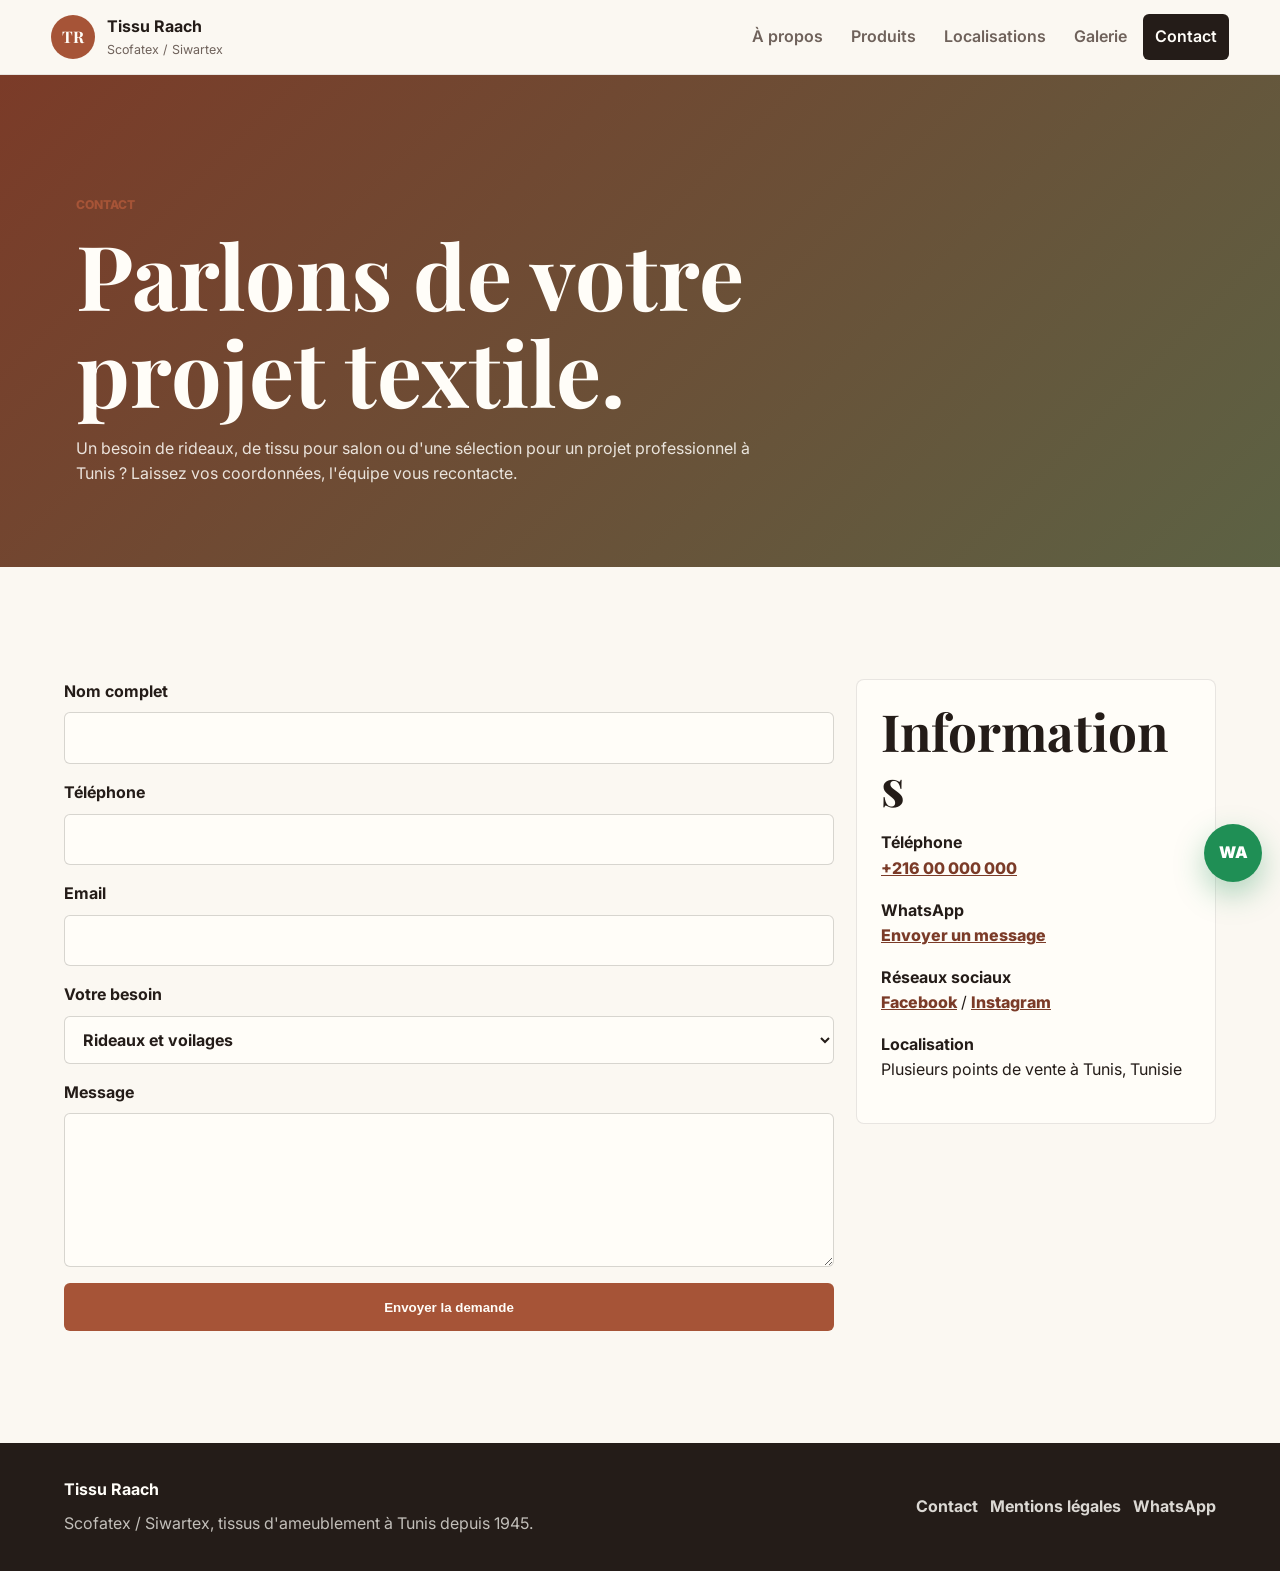
<file: contact.html>
<!doctype html>
<html lang="fr">
<head>
  <meta charset="utf-8">
  <meta name="viewport" content="width=device-width, initial-scale=1">
  <title>Contact | Tissu Raach, tissus d'ameublement à Tunis</title>
  <meta name="description" content="Contactez Tissu Raach à Tunis pour vos projets de tissus d'ameublement, rideaux, voilages, salons, sièges et décoration textile.">
  <link rel="canonical" href="https://www.tissuraach.tn/contact">
  <link rel="preconnect" href="https://fonts.googleapis.com">
  <link rel="preconnect" href="https://fonts.gstatic.com" crossorigin>
  <link href="https://fonts.googleapis.com/css2?family=Inter:wght@400;500;600;700&family=Playfair+Display:wght@600;700&display=swap" rel="stylesheet">
  <meta name="theme-color" content="#a65437">
  <link rel="icon" href="favicon.svg" type="image/svg+xml">
  <link rel="manifest" href="site.webmanifest">
  <link rel="stylesheet" href="styles.css">
</head>
<body>
  <header class="site-header">
    <a class="brand" href="index.html"><span class="brand-mark">TR</span><span><strong>Tissu Raach</strong><small>Scofatex / Siwartex</small></span></a>
    <button class="nav-toggle" type="button" aria-label="Ouvrir le menu" aria-expanded="false"><span></span><span></span><span></span></button>
    <nav class="main-nav" aria-label="Navigation principale"><a href="apropos.html">À propos</a><a href="produits.html">Produits</a><a href="localisations.html">Localisations</a><a href="galerie.html">Galerie</a><a href="contact.html" class="nav-cta" aria-current="page">Contact</a></nav>
  </header>
  <main>
    <section class="page-hero contact-hero">
      <div>
        <p class="eyebrow">Contact</p>
        <h1>Parlons de votre projet textile.</h1>
        <p>Un besoin de rideaux, de tissu pour salon ou d'une sélection pour un projet professionnel à Tunis ? Laissez vos coordonnées, l'équipe vous recontacte.</p>
      </div>
    </section>
    <section class="section contact-layout">
      <form class="contact-form" action="mailto:contact@tissuraach.tn" method="post" enctype="text/plain" data-contact-email="contact@tissuraach.tn">
        <label>Nom complet<input type="text" name="name" autocomplete="name" required></label>
        <label>Téléphone<input type="tel" name="phone" autocomplete="tel" required></label>
        <label>Email<input type="email" name="email" autocomplete="email"></label>
        <label>Votre besoin<select name="topic"><option>Rideaux et voilages</option><option>Tissu de salon</option><option>Sièges et fauteuils</option><option>Projet professionnel</option><option>Autre demande</option></select></label>
        <label>Message<textarea name="message" rows="5" required></textarea></label>
        <button class="button primary" type="submit">Envoyer la demande</button>
      </form>
      <aside class="contact-panel">
        <h2>Informations</h2>
        <p><strong>Téléphone</strong><br><a href="tel:+21600000000">+216 00 000 000</a></p>
        <p><strong>WhatsApp</strong><br><a href="https://wa.me/21600000000">Envoyer un message</a></p>
        <p><strong>Réseaux sociaux</strong><br><a href="#" aria-label="Facebook Tissu Raach">Facebook</a> / <a href="#" aria-label="Instagram Tissu Raach">Instagram</a></p>
        <p><strong>Localisation</strong><br>Plusieurs points de vente à Tunis, Tunisie</p>
      </aside>
    </section>
  </main>
  <footer class="site-footer"><div><strong>Tissu Raach</strong><p>Scofatex / Siwartex, tissus d'ameublement à Tunis depuis 1945.</p></div><div class="footer-links"><a href="contact.html">Contact</a><a href="mentions-legales.html">Mentions légales</a><a href="https://wa.me/21600000000">WhatsApp</a></div></footer>
  <a class="whatsapp-float" href="https://wa.me/21600000000" aria-label="Contacter sur WhatsApp">WA</a>
  <script src="script.js"></script>
</body>
</html>
</file>
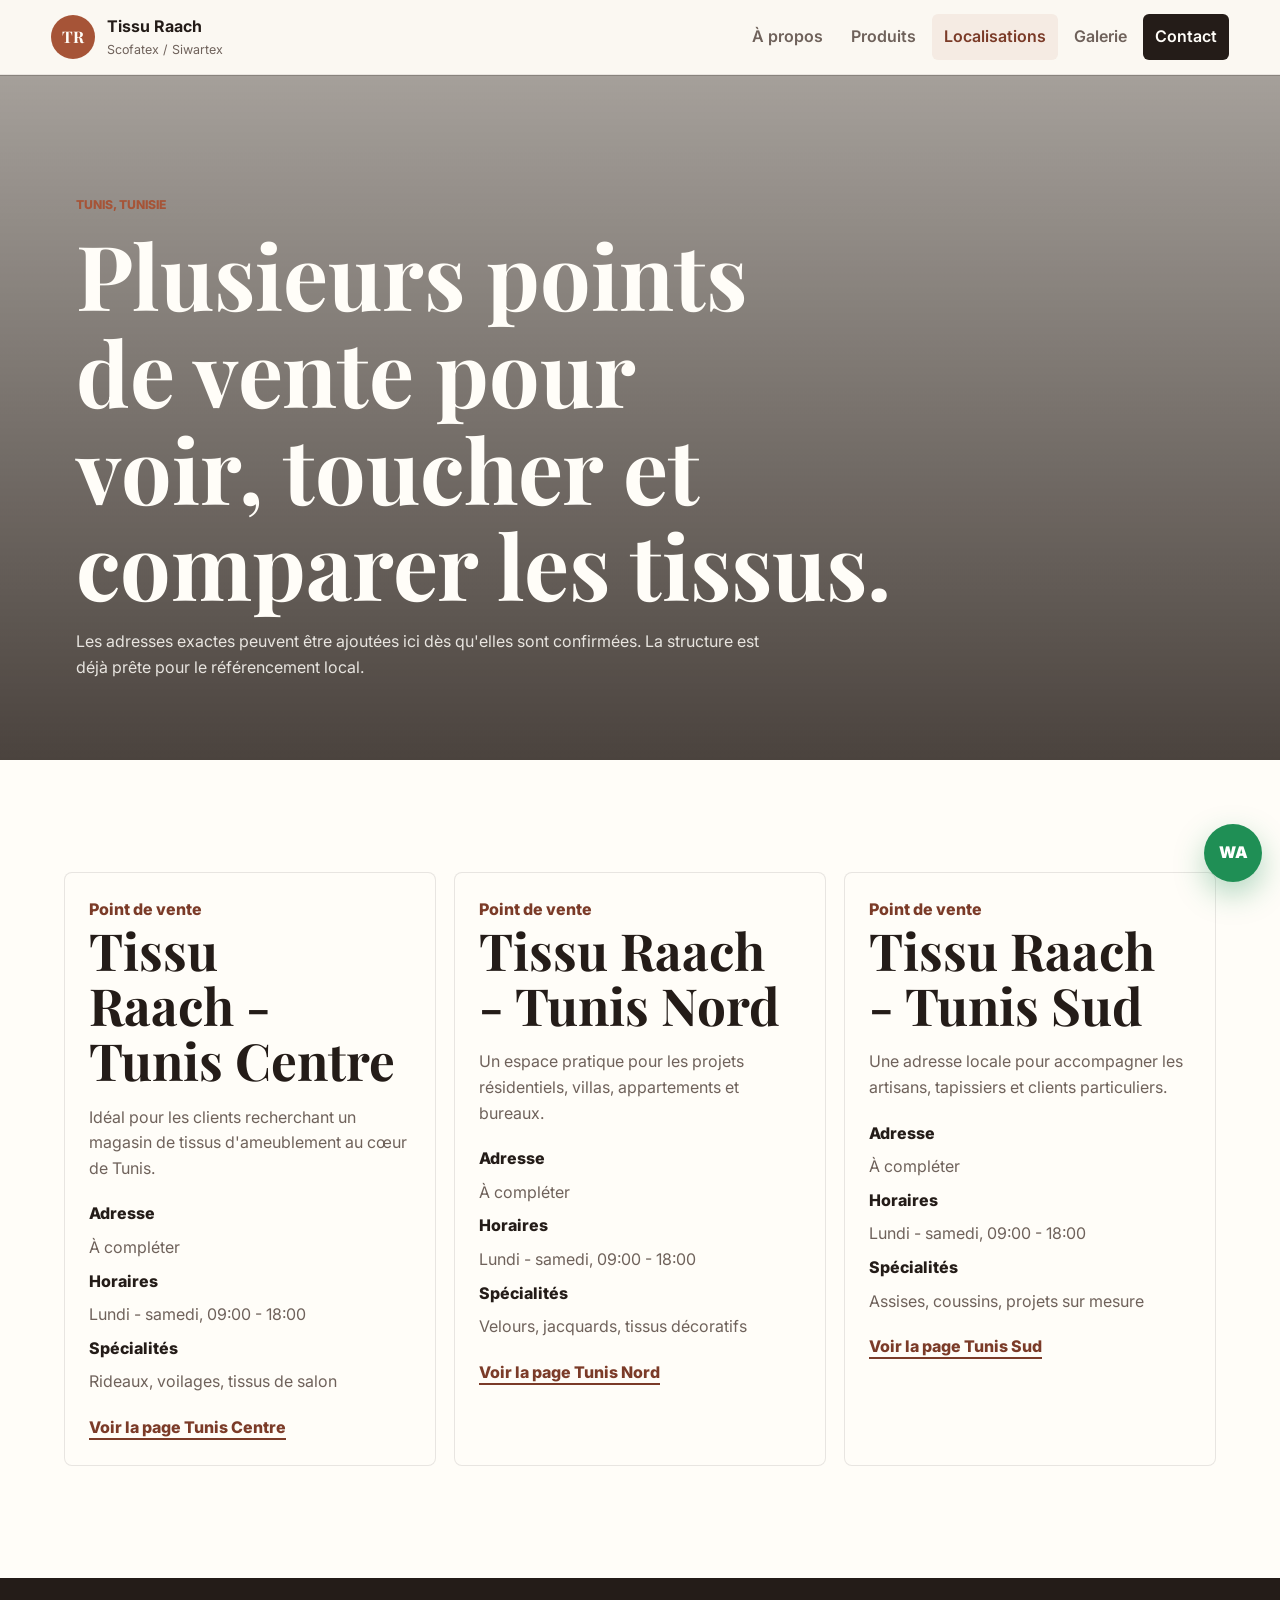
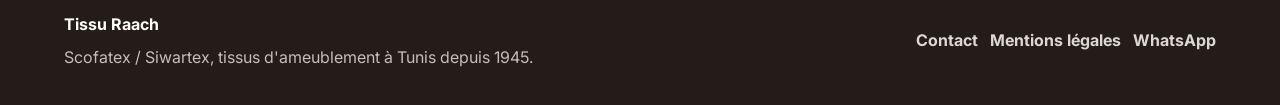
<file: localisations.html>
<!doctype html>
<html lang="fr">
<head>
  <meta charset="utf-8">
  <meta name="viewport" content="width=device-width, initial-scale=1">
  <title>Localisations à Tunis | Magasins Tissu Raach</title>
  <meta name="description" content="Retrouvez les points de vente Tissu Raach à Tunis pour choisir vos tissus d'ameublement, rideaux, voilages et textiles décoratifs.">
  <link rel="canonical" href="https://www.tissuraach.tn/localisations">
  <link rel="preconnect" href="https://fonts.googleapis.com">
  <link rel="preconnect" href="https://fonts.gstatic.com" crossorigin>
  <link href="https://fonts.googleapis.com/css2?family=Inter:wght@400;500;600;700&family=Playfair+Display:wght@600;700&display=swap" rel="stylesheet">
  <meta name="theme-color" content="#a65437">
  <link rel="icon" href="favicon.svg" type="image/svg+xml">
  <link rel="manifest" href="site.webmanifest">
  <link rel="stylesheet" href="styles.css">
  <script type="application/ld+json">
  {
    "@context": "https://schema.org",
    "@type": "ItemList",
    "name": "Points de vente Tissu Raach à Tunis",
    "itemListElement": [
      {
        "@type": "Store",
        "name": "Tissu Raach - Tunis Centre",
        "address": {"@type": "PostalAddress", "addressLocality": "Tunis", "addressCountry": "TN"},
        "openingHours": "Mo-Sa 09:00-18:00"
      },
      {
        "@type": "Store",
        "name": "Tissu Raach - Tunis Nord",
        "address": {"@type": "PostalAddress", "addressLocality": "Tunis", "addressCountry": "TN"},
        "openingHours": "Mo-Sa 09:00-18:00"
      },
      {
        "@type": "Store",
        "name": "Tissu Raach - Tunis Sud",
        "address": {"@type": "PostalAddress", "addressLocality": "Tunis", "addressCountry": "TN"},
        "openingHours": "Mo-Sa 09:00-18:00"
      }
    ]
  }
  </script>
</head>
<body>
  <header class="site-header">
    <a class="brand" href="index.html"><span class="brand-mark">TR</span><span><strong>Tissu Raach</strong><small>Scofatex / Siwartex</small></span></a>
    <button class="nav-toggle" type="button" aria-label="Ouvrir le menu" aria-expanded="false"><span></span><span></span><span></span></button>
    <nav class="main-nav" aria-label="Navigation principale"><a href="apropos.html">À propos</a><a href="produits.html">Produits</a><a href="localisations.html" aria-current="page">Localisations</a><a href="galerie.html">Galerie</a><a href="contact.html" class="nav-cta">Contact</a></nav>
  </header>
  <main>
    <section class="page-hero locations-hero">
      <div>
        <p class="eyebrow">Tunis, Tunisie</p>
        <h1>Plusieurs points de vente pour voir, toucher et comparer les tissus.</h1>
        <p>Les adresses exactes peuvent être ajoutées ici dès qu'elles sont confirmées. La structure est déjà prête pour le référencement local.</p>
      </div>
    </section>
    <section class="section locations-grid">
      <article class="location-card" id="tunis-centre">
        <span class="location-tag">Point de vente</span>
        <h2>Tissu Raach - Tunis Centre</h2>
        <p>Idéal pour les clients recherchant un magasin de tissus d'ameublement au cœur de Tunis.</p>
        <dl><dt>Adresse</dt><dd>À compléter</dd><dt>Horaires</dt><dd>Lundi - samedi, 09:00 - 18:00</dd><dt>Spécialités</dt><dd>Rideaux, voilages, tissus de salon</dd></dl>
        <a class="text-link" href="tunis-centre.html">Voir la page Tunis Centre</a>
      </article>
      <article class="location-card" id="tunis-nord">
        <span class="location-tag">Point de vente</span>
        <h2>Tissu Raach - Tunis Nord</h2>
        <p>Un espace pratique pour les projets résidentiels, villas, appartements et bureaux.</p>
        <dl><dt>Adresse</dt><dd>À compléter</dd><dt>Horaires</dt><dd>Lundi - samedi, 09:00 - 18:00</dd><dt>Spécialités</dt><dd>Velours, jacquards, tissus décoratifs</dd></dl>
        <a class="text-link" href="tunis-nord.html">Voir la page Tunis Nord</a>
      </article>
      <article class="location-card" id="tunis-sud">
        <span class="location-tag">Point de vente</span>
        <h2>Tissu Raach - Tunis Sud</h2>
        <p>Une adresse locale pour accompagner les artisans, tapissiers et clients particuliers.</p>
        <dl><dt>Adresse</dt><dd>À compléter</dd><dt>Horaires</dt><dd>Lundi - samedi, 09:00 - 18:00</dd><dt>Spécialités</dt><dd>Assises, coussins, projets sur mesure</dd></dl>
        <a class="text-link" href="tunis-sud.html">Voir la page Tunis Sud</a>
      </article>
    </section>
  </main>
  <footer class="site-footer"><div><strong>Tissu Raach</strong><p>Scofatex / Siwartex, tissus d'ameublement à Tunis depuis 1945.</p></div><div class="footer-links"><a href="contact.html">Contact</a><a href="mentions-legales.html">Mentions légales</a><a href="https://wa.me/21600000000">WhatsApp</a></div></footer>
  <a class="whatsapp-float" href="https://wa.me/21600000000" aria-label="Contacter sur WhatsApp">WA</a>
  <script src="script.js"></script>
</body>
</html>
</file>
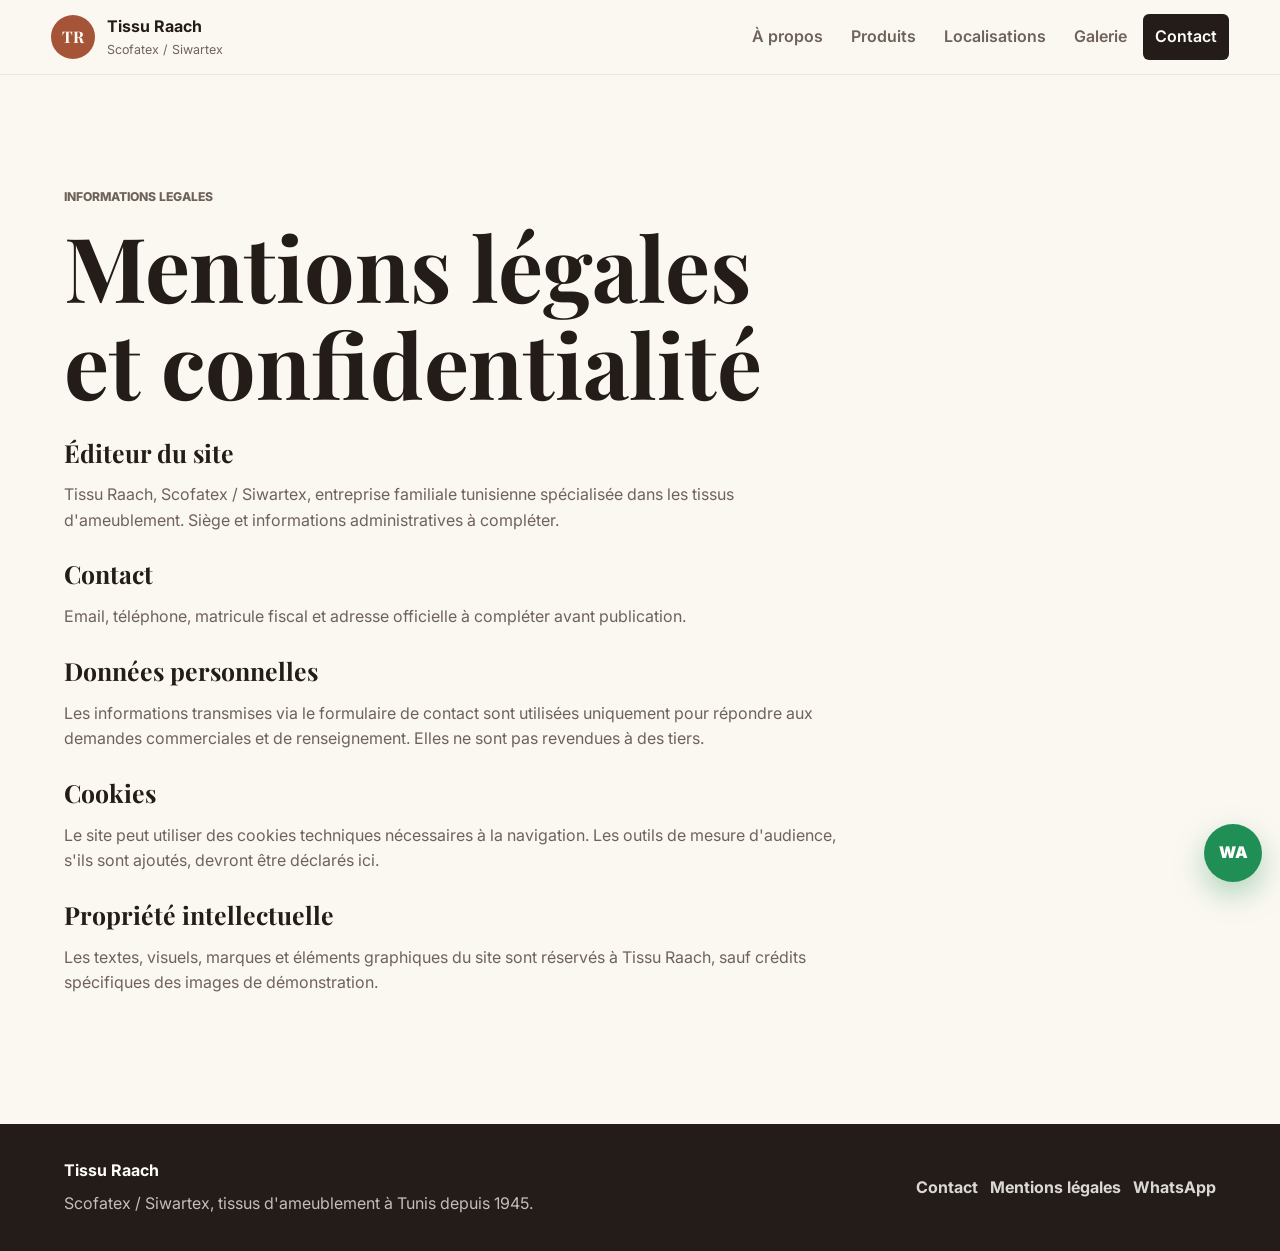
<file: mentions-legales.html>
<!doctype html>
<html lang="fr">
<head>
  <meta charset="utf-8">
  <meta name="viewport" content="width=device-width, initial-scale=1">
  <title>Mentions légales et confidentialité | Tissu Raach</title>
  <meta name="description" content="Mentions légales, informations éditeur et politique de confidentialité du site Tissu Raach, Scofatex / Siwartex à Tunis.">
  <link rel="canonical" href="https://www.tissuraach.tn/mentions-legales">
  <link rel="preconnect" href="https://fonts.googleapis.com">
  <link rel="preconnect" href="https://fonts.gstatic.com" crossorigin>
  <link href="https://fonts.googleapis.com/css2?family=Inter:wght@400;500;600;700&family=Playfair+Display:wght@600;700&display=swap" rel="stylesheet">
  <meta name="theme-color" content="#a65437">
  <link rel="icon" href="favicon.svg" type="image/svg+xml">
  <link rel="manifest" href="site.webmanifest">
  <link rel="stylesheet" href="styles.css">
</head>
<body>
  <header class="site-header">
    <a class="brand" href="index.html"><span class="brand-mark">TR</span><span><strong>Tissu Raach</strong><small>Scofatex / Siwartex</small></span></a>
    <button class="nav-toggle" type="button" aria-label="Ouvrir le menu" aria-expanded="false"><span></span><span></span><span></span></button>
    <nav class="main-nav" aria-label="Navigation principale"><a href="apropos.html">À propos</a><a href="produits.html">Produits</a><a href="localisations.html">Localisations</a><a href="galerie.html">Galerie</a><a href="contact.html" class="nav-cta">Contact</a></nav>
  </header>
  <main>
    <section class="section legal">
      <p class="eyebrow">Informations legales</p>
      <h1>Mentions légales et confidentialité</h1>
      <h2>Éditeur du site</h2>
      <p>Tissu Raach, Scofatex / Siwartex, entreprise familiale tunisienne spécialisée dans les tissus d'ameublement. Siège et informations administratives à compléter.</p>
      <h2>Contact</h2>
      <p>Email, téléphone, matricule fiscal et adresse officielle à compléter avant publication.</p>
      <h2>Données personnelles</h2>
      <p>Les informations transmises via le formulaire de contact sont utilisées uniquement pour répondre aux demandes commerciales et de renseignement. Elles ne sont pas revendues à des tiers.</p>
      <h2>Cookies</h2>
      <p>Le site peut utiliser des cookies techniques nécessaires à la navigation. Les outils de mesure d'audience, s'ils sont ajoutés, devront être déclarés ici.</p>
      <h2>Propriété intellectuelle</h2>
      <p>Les textes, visuels, marques et éléments graphiques du site sont réservés à Tissu Raach, sauf crédits spécifiques des images de démonstration.</p>
    </section>
  </main>
  <footer class="site-footer"><div><strong>Tissu Raach</strong><p>Scofatex / Siwartex, tissus d'ameublement à Tunis depuis 1945.</p></div><div class="footer-links"><a href="contact.html">Contact</a><a href="mentions-legales.html">Mentions légales</a><a href="https://wa.me/21600000000">WhatsApp</a></div></footer>
  <a class="whatsapp-float" href="https://wa.me/21600000000" aria-label="Contacter sur WhatsApp">WA</a>
  <script src="script.js"></script>
</body>
</html>
</file>
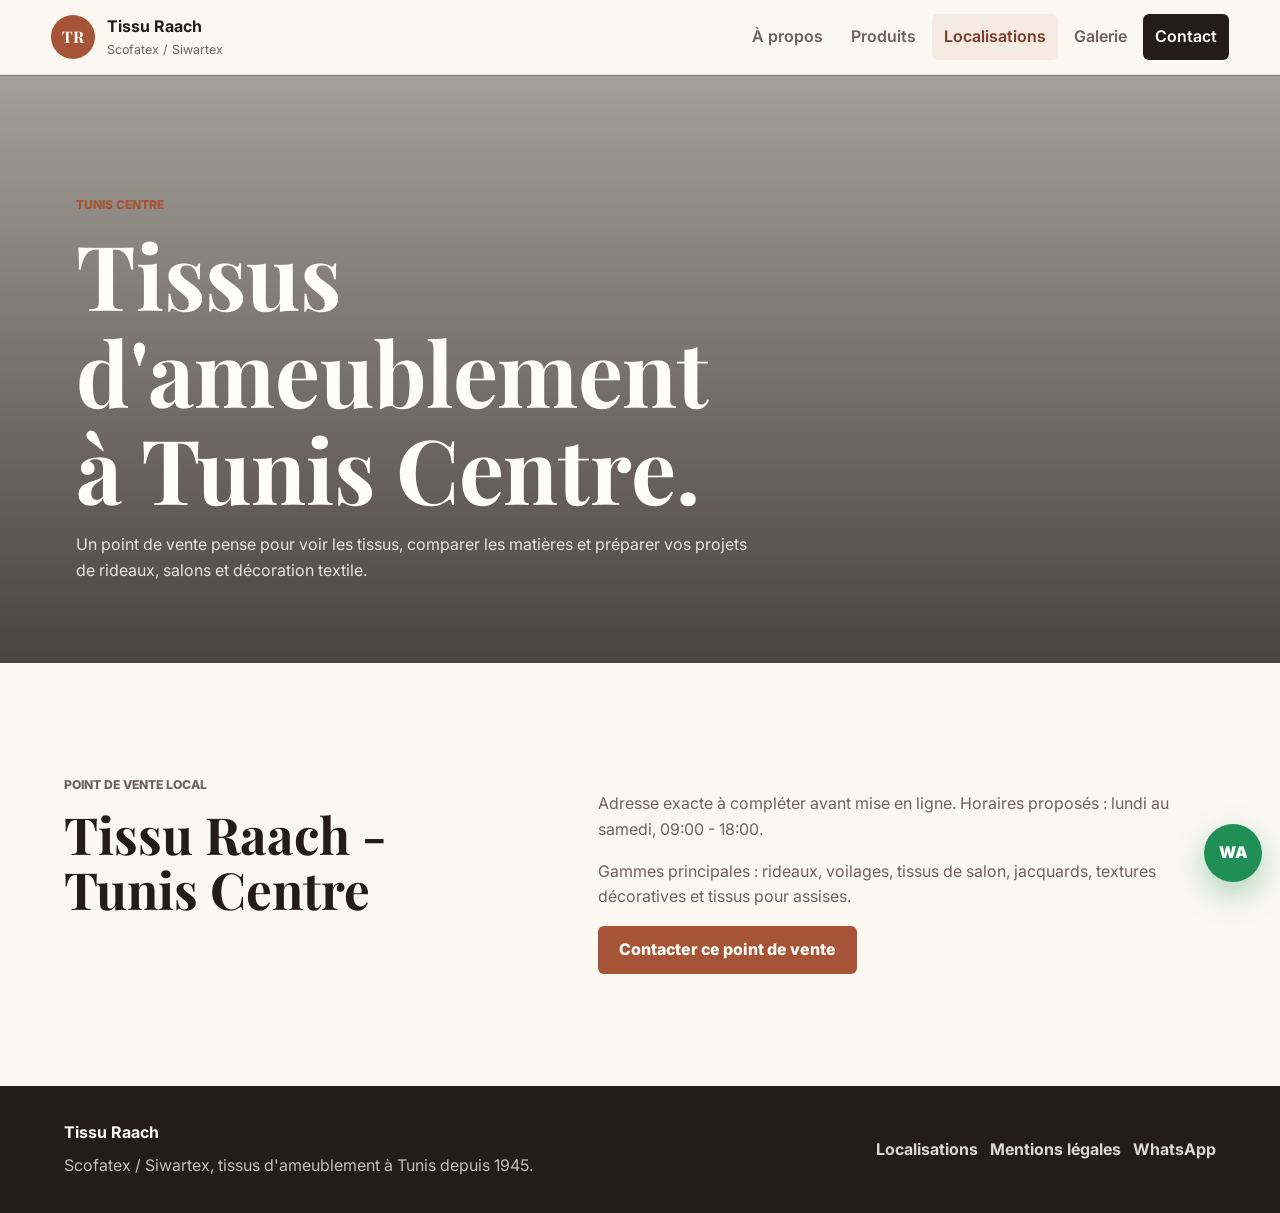
<file: tunis-centre.html>
<!doctype html>
<html lang="fr">
<head>
  <meta charset="utf-8">
  <meta name="viewport" content="width=device-width, initial-scale=1">
  <title>Tissu Raach Tunis Centre | Tissus d'ameublement à Tunis</title>
  <meta name="description" content="Tissu Raach Tunis Centre vous accueille pour choisir rideaux, voilages, tissus de salon et textiles d'ameublement premium à Tunis.">
  <link rel="canonical" href="https://www.tissuraach.tn/tunis-centre">
  <link rel="preconnect" href="https://images.unsplash.com">
  <link rel="preconnect" href="https://fonts.googleapis.com">
  <link rel="preconnect" href="https://fonts.gstatic.com" crossorigin>
  <link href="https://fonts.googleapis.com/css2?family=Inter:wght@400;500;600;700&family=Playfair+Display:wght@600;700&display=swap" rel="stylesheet">
  <meta name="theme-color" content="#a65437">
  <link rel="icon" href="favicon.svg" type="image/svg+xml">
  <link rel="manifest" href="site.webmanifest">
  <link rel="stylesheet" href="styles.css">
  <script type="application/ld+json">
  {"@context":"https://schema.org","@type":"Store","name":"Tissu Raach - Tunis Centre","address":{"@type":"PostalAddress","addressLocality":"Tunis","addressCountry":"TN"},"openingHours":"Mo-Sa 09:00-18:00","areaServed":"Tunis Centre, Tunis, Tunisie"}
  </script>
</head>
<body>
  <header class="site-header">
    <a class="brand" href="index.html"><span class="brand-mark">TR</span><span><strong>Tissu Raach</strong><small>Scofatex / Siwartex</small></span></a>
    <button class="nav-toggle" type="button" aria-label="Ouvrir le menu" aria-expanded="false"><span></span><span></span><span></span></button>
    <nav class="main-nav" aria-label="Navigation principale"><a href="apropos.html">À propos</a><a href="produits.html">Produits</a><a href="localisations.html" aria-current="page">Localisations</a><a href="galerie.html">Galerie</a><a href="contact.html" class="nav-cta">Contact</a></nav>
  </header>
  <main>
    <section class="page-hero locations-hero"><div><p class="eyebrow">Tunis Centre</p><h1>Tissus d'ameublement à Tunis Centre.</h1><p>Un point de vente pense pour voir les tissus, comparer les matières et préparer vos projets de rideaux, salons et décoration textile.</p></div></section>
    <section class="section split"><div><p class="eyebrow">Point de vente local</p><h2>Tissu Raach - Tunis Centre</h2></div><div><p>Adresse exacte à compléter avant mise en ligne. Horaires proposés : lundi au samedi, 09:00 - 18:00.</p><p>Gammes principales : rideaux, voilages, tissus de salon, jacquards, textures décoratives et tissus pour assises.</p><a class="button primary" href="contact.html">Contacter ce point de vente</a></div></section>
  </main>
  <footer class="site-footer"><div><strong>Tissu Raach</strong><p>Scofatex / Siwartex, tissus d'ameublement à Tunis depuis 1945.</p></div><div class="footer-links"><a href="localisations.html">Localisations</a><a href="mentions-legales.html">Mentions légales</a><a href="https://wa.me/21600000000">WhatsApp</a></div></footer>
  <a class="whatsapp-float" href="https://wa.me/21600000000" aria-label="Contacter sur WhatsApp">WA</a>
  <script src="script.js"></script>
</body>
</html>
</file>
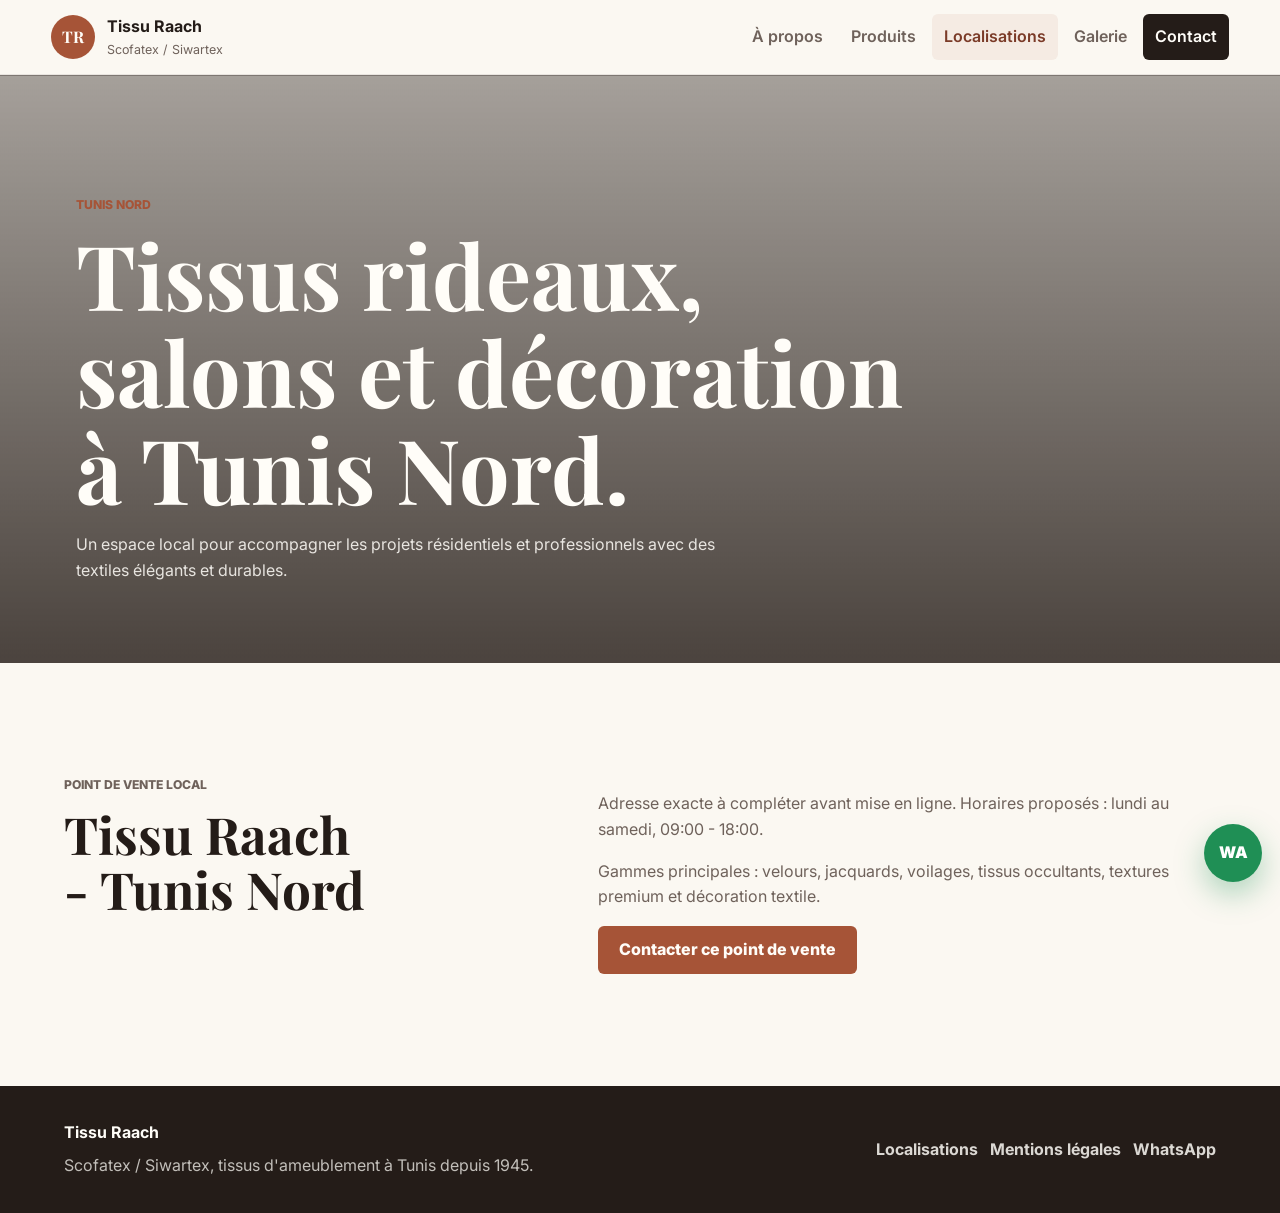
<file: tunis-nord.html>
<!doctype html>
<html lang="fr">
<head>
  <meta charset="utf-8">
  <meta name="viewport" content="width=device-width, initial-scale=1">
  <title>Tissu Raach Tunis Nord | Tissus rideaux et salons</title>
  <meta name="description" content="Point de vente Tissu Raach Tunis Nord pour tissus d'ameublement, rideaux, voilages, velours, jacquards et textiles décoratifs.">
  <link rel="canonical" href="https://www.tissuraach.tn/tunis-nord">
  <link rel="preconnect" href="https://images.unsplash.com">
  <link rel="preconnect" href="https://fonts.googleapis.com">
  <link rel="preconnect" href="https://fonts.gstatic.com" crossorigin>
  <link href="https://fonts.googleapis.com/css2?family=Inter:wght@400;500;600;700&family=Playfair+Display:wght@600;700&display=swap" rel="stylesheet">
  <meta name="theme-color" content="#a65437">
  <link rel="icon" href="favicon.svg" type="image/svg+xml">
  <link rel="manifest" href="site.webmanifest">
  <link rel="stylesheet" href="styles.css">
  <script type="application/ld+json">
  {"@context":"https://schema.org","@type":"Store","name":"Tissu Raach - Tunis Nord","address":{"@type":"PostalAddress","addressLocality":"Tunis","addressCountry":"TN"},"openingHours":"Mo-Sa 09:00-18:00","areaServed":"Tunis Nord, Tunis, Tunisie"}
  </script>
</head>
<body>
  <header class="site-header">
    <a class="brand" href="index.html"><span class="brand-mark">TR</span><span><strong>Tissu Raach</strong><small>Scofatex / Siwartex</small></span></a>
    <button class="nav-toggle" type="button" aria-label="Ouvrir le menu" aria-expanded="false"><span></span><span></span><span></span></button>
    <nav class="main-nav" aria-label="Navigation principale"><a href="apropos.html">À propos</a><a href="produits.html">Produits</a><a href="localisations.html" aria-current="page">Localisations</a><a href="galerie.html">Galerie</a><a href="contact.html" class="nav-cta">Contact</a></nav>
  </header>
  <main>
    <section class="page-hero locations-hero"><div><p class="eyebrow">Tunis Nord</p><h1>Tissus rideaux, salons et décoration à Tunis Nord.</h1><p>Un espace local pour accompagner les projets résidentiels et professionnels avec des textiles élégants et durables.</p></div></section>
    <section class="section split"><div><p class="eyebrow">Point de vente local</p><h2>Tissu Raach - Tunis Nord</h2></div><div><p>Adresse exacte à compléter avant mise en ligne. Horaires proposés : lundi au samedi, 09:00 - 18:00.</p><p>Gammes principales : velours, jacquards, voilages, tissus occultants, textures premium et décoration textile.</p><a class="button primary" href="contact.html">Contacter ce point de vente</a></div></section>
  </main>
  <footer class="site-footer"><div><strong>Tissu Raach</strong><p>Scofatex / Siwartex, tissus d'ameublement à Tunis depuis 1945.</p></div><div class="footer-links"><a href="localisations.html">Localisations</a><a href="mentions-legales.html">Mentions légales</a><a href="https://wa.me/21600000000">WhatsApp</a></div></footer>
  <a class="whatsapp-float" href="https://wa.me/21600000000" aria-label="Contacter sur WhatsApp">WA</a>
  <script src="script.js"></script>
</body>
</html>
</file>
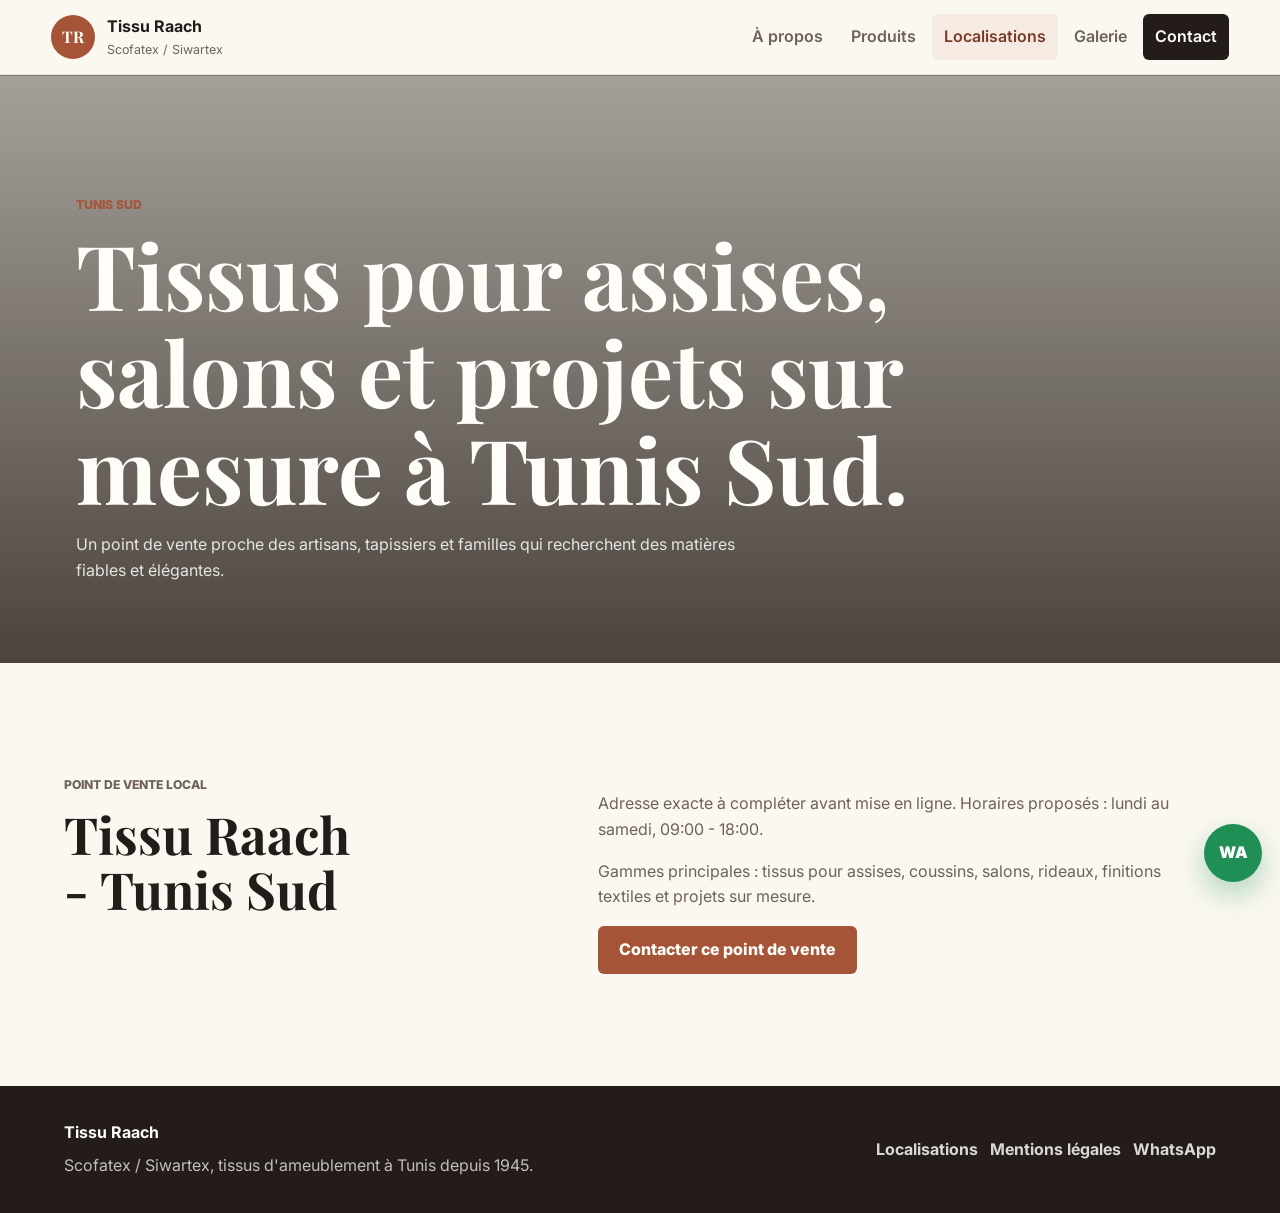
<file: tunis-sud.html>
<!doctype html>
<html lang="fr">
<head>
  <meta charset="utf-8">
  <meta name="viewport" content="width=device-width, initial-scale=1">
  <title>Tissu Raach Tunis Sud | Tissus d'ameublement et assises</title>
  <meta name="description" content="Tissu Raach Tunis Sud accompagne vos projets de tissus pour assises, salons, rideaux, coussins et décoration textile à Tunis.">
  <link rel="canonical" href="https://www.tissuraach.tn/tunis-sud">
  <link rel="preconnect" href="https://images.unsplash.com">
  <link rel="preconnect" href="https://fonts.googleapis.com">
  <link rel="preconnect" href="https://fonts.gstatic.com" crossorigin>
  <link href="https://fonts.googleapis.com/css2?family=Inter:wght@400;500;600;700&family=Playfair+Display:wght@600;700&display=swap" rel="stylesheet">
  <meta name="theme-color" content="#a65437">
  <link rel="icon" href="favicon.svg" type="image/svg+xml">
  <link rel="manifest" href="site.webmanifest">
  <link rel="stylesheet" href="styles.css">
  <script type="application/ld+json">
  {"@context":"https://schema.org","@type":"Store","name":"Tissu Raach - Tunis Sud","address":{"@type":"PostalAddress","addressLocality":"Tunis","addressCountry":"TN"},"openingHours":"Mo-Sa 09:00-18:00","areaServed":"Tunis Sud, Tunis, Tunisie"}
  </script>
</head>
<body>
  <header class="site-header">
    <a class="brand" href="index.html"><span class="brand-mark">TR</span><span><strong>Tissu Raach</strong><small>Scofatex / Siwartex</small></span></a>
    <button class="nav-toggle" type="button" aria-label="Ouvrir le menu" aria-expanded="false"><span></span><span></span><span></span></button>
    <nav class="main-nav" aria-label="Navigation principale"><a href="apropos.html">À propos</a><a href="produits.html">Produits</a><a href="localisations.html" aria-current="page">Localisations</a><a href="galerie.html">Galerie</a><a href="contact.html" class="nav-cta">Contact</a></nav>
  </header>
  <main>
    <section class="page-hero locations-hero"><div><p class="eyebrow">Tunis Sud</p><h1>Tissus pour assises, salons et projets sur mesure à Tunis Sud.</h1><p>Un point de vente proche des artisans, tapissiers et familles qui recherchent des matières fiables et élégantes.</p></div></section>
    <section class="section split"><div><p class="eyebrow">Point de vente local</p><h2>Tissu Raach - Tunis Sud</h2></div><div><p>Adresse exacte à compléter avant mise en ligne. Horaires proposés : lundi au samedi, 09:00 - 18:00.</p><p>Gammes principales : tissus pour assises, coussins, salons, rideaux, finitions textiles et projets sur mesure.</p><a class="button primary" href="contact.html">Contacter ce point de vente</a></div></section>
  </main>
  <footer class="site-footer"><div><strong>Tissu Raach</strong><p>Scofatex / Siwartex, tissus d'ameublement à Tunis depuis 1945.</p></div><div class="footer-links"><a href="localisations.html">Localisations</a><a href="mentions-legales.html">Mentions légales</a><a href="https://wa.me/21600000000">WhatsApp</a></div></footer>
  <a class="whatsapp-float" href="https://wa.me/21600000000" aria-label="Contacter sur WhatsApp">WA</a>
  <script src="script.js"></script>
</body>
</html>
</file>
<file: styles.css>
:root {
  --ink: #241c18;
  --muted: #6f625b;
  --paper: #fbf8f2;
  --cream: #f3eadc;
  --terracotta: #a65437;
  --terracotta-dark: #7b3b28;
  --olive: #5c6244;
  --gold: #c6a15b;
  --linen: #e6d3bb;
  --white: #fffdf8;
  --shadow: 0 18px 44px rgba(55, 36, 26, 0.12);
}

* { box-sizing: border-box; }

body {
  margin: 0;
  font-family: Inter, system-ui, -apple-system, BlinkMacSystemFont, "Segoe UI", sans-serif;
  color: var(--ink);
  background: var(--paper);
  line-height: 1.6;
  overflow-x: hidden;
}

img {
  display: block;
  width: 100%;
  height: auto;
}

a { color: inherit; }

.site-header {
  position: sticky;
  top: 0;
  z-index: 20;
  display: flex;
  align-items: center;
  justify-content: space-between;
  width: 100vw;
  max-width: 100vw;
  min-height: 72px;
  padding: 14px clamp(18px, 4vw, 56px);
  background: rgba(251, 248, 242, 0.94);
  border-bottom: 1px solid rgba(36, 28, 24, 0.09);
  backdrop-filter: blur(18px);
}

.brand {
  display: inline-flex;
  gap: 12px;
  align-items: center;
  min-width: 0;
  text-decoration: none;
}

.brand-mark {
  display: grid;
  place-items: center;
  width: 44px;
  height: 44px;
  border-radius: 50%;
  background: var(--terracotta);
  color: var(--white);
  font-family: "Playfair Display", serif;
  font-weight: 700;
}

.brand strong,
.brand small {
  display: block;
}

.brand small {
  color: var(--muted);
  font-size: 0.78rem;
}

.main-nav {
  position: fixed;
  inset: 72px 16px auto 16px;
  display: none;
  flex-direction: column;
  gap: 10px;
  padding: 18px;
  background: var(--white);
  border: 1px solid rgba(36, 28, 24, 0.1);
  border-radius: 8px;
  box-shadow: var(--shadow);
}

.main-nav.is-open { display: flex; }

.main-nav a {
  padding: 10px 12px;
  color: var(--muted);
  font-weight: 600;
  text-decoration: none;
  border-radius: 6px;
}

.main-nav a:hover,
.main-nav a[aria-current="page"] {
  color: var(--terracotta-dark);
  background: rgba(166, 84, 55, 0.08);
}

.nav-cta {
  color: var(--white) !important;
  background: var(--ink) !important;
}

.nav-toggle {
  position: absolute;
  top: 14px;
  right: clamp(18px, 4vw, 56px);
  z-index: 40;
  display: inline-grid;
  flex: 0 0 44px;
  gap: 5px;
  width: 44px;
  height: 44px;
  place-content: center;
  border: 1px solid rgba(36, 28, 24, 0.16);
  border-radius: 8px;
  background: var(--ink);
}

.nav-toggle span {
  width: 19px;
  height: 2px;
  background: var(--white);
}

.hero {
  position: relative;
  min-height: calc(100svh - 72px);
  display: grid;
  align-items: end;
  overflow: hidden;
}

.hero picture,
.hero img {
  position: absolute;
  inset: 0;
  width: 100%;
  height: 100%;
  object-fit: cover;
}

.hero::after {
  content: "";
  position: absolute;
  inset: 0;
  background: linear-gradient(180deg, rgba(19, 14, 11, 0.18), rgba(19, 14, 11, 0.78));
}

.hero-content {
  position: relative;
  z-index: 1;
  width: 100vw;
  min-width: 0;
  max-width: 820px;
  padding: 110px clamp(20px, 6vw, 76px) 70px;
  color: var(--white);
}

.hero h1 {
  max-width: 12ch;
}

.eyebrow {
  margin: 0 0 12px;
  color: var(--terracotta);
  font-size: 0.76rem;
  font-weight: 800;
  letter-spacing: 0;
  text-transform: uppercase;
  overflow-wrap: anywhere;
}

.hero .eyebrow {
  max-width: 28ch;
  color: var(--gold);
}

h1, h2, h3 {
  margin: 0;
  font-family: "Playfair Display", Georgia, serif;
  line-height: 1.08;
  overflow-wrap: break-word;
  text-wrap: balance;
}

h1 { font-size: clamp(1.9rem, 8.5vw, 2.25rem); }
h2 { font-size: clamp(1.9rem, 4vw, 3.2rem); }
h3 { font-size: 1.35rem; }

.hero p {
  max-width: 650px;
  font-size: 1.06rem;
}

.hero-actions,
.footer-links {
  display: flex;
  flex-wrap: wrap;
  gap: 12px;
}

.hero-actions {
  flex-direction: column;
  align-items: stretch;
  max-width: 360px;
}

.button {
  display: inline-flex;
  align-items: center;
  justify-content: center;
  min-height: 48px;
  padding: 0 20px;
  border: 1px solid transparent;
  border-radius: 6px;
  font-weight: 800;
  text-decoration: none;
  cursor: pointer;
}

.button.primary {
  background: var(--terracotta);
  color: var(--white);
}

.button.secondary {
  background: var(--ink);
  color: var(--white);
}

.button.ghost {
  color: var(--white);
  border-color: rgba(255, 255, 255, 0.58);
  background: rgba(255, 255, 255, 0.09);
}

.trust-strip {
  display: grid;
  grid-template-columns: 1fr;
  gap: 1px;
  background: rgba(36, 28, 24, 0.12);
}

.trust-strip div {
  padding: 24px clamp(20px, 5vw, 56px);
  background: var(--cream);
}

.trust-strip strong,
.trust-strip span {
  display: block;
}

.trust-strip strong {
  font-family: "Playfair Display", serif;
  font-size: 2rem;
}

.trust-strip span { color: var(--muted); }

.section {
  padding: clamp(58px, 9vw, 112px) clamp(20px, 5vw, 72px);
}

.split {
  display: grid;
  gap: 28px;
}

.split p {
  max-width: 720px;
  color: var(--muted);
}

.text-link {
  color: var(--terracotta-dark);
  font-weight: 800;
  text-decoration-thickness: 2px;
  text-underline-offset: 5px;
}

.section-heading {
  max-width: 720px;
  margin-bottom: 28px;
}

.product-preview,
.locations-grid,
.gallery-grid,
.range-list {
  background: var(--white);
}

.product-grid {
  display: grid;
  gap: 18px;
}

.product-card {
  overflow: hidden;
  background: var(--paper);
  border: 1px solid rgba(36, 28, 24, 0.1);
  border-radius: 8px;
}

.product-card img {
  aspect-ratio: 4 / 3;
  object-fit: cover;
}

.product-card h3,
.product-card p {
  padding: 0 18px;
}

.product-card h3 { margin-top: 18px; }
.product-card p { color: var(--muted); padding-bottom: 20px; }

.local-band {
  display: grid;
  gap: 22px;
  align-items: center;
  background: var(--olive);
  color: var(--white);
}

.local-band .eyebrow { color: var(--gold); }
.local-band p { color: rgba(255, 253, 248, 0.82); }

.page-hero {
  min-height: 54svh;
  display: grid;
  align-items: end;
  padding: 120px clamp(20px, 6vw, 76px) 64px;
  color: var(--white);
  background-position: center;
  background-size: cover;
}

.page-hero > div {
  max-width: 860px;
}

.page-hero p:not(.eyebrow) {
  max-width: 690px;
  color: rgba(255, 253, 248, 0.86);
}

.about-hero { background-image: linear-gradient(rgba(25, 16, 11, 0.38), rgba(25, 16, 11, 0.78)), url("https://images.unsplash.com/photo-1616046229478-9901c5536a45?auto=format&fit=crop&w=1600&q=80"); }
.products-hero { background-image: linear-gradient(rgba(25, 16, 11, 0.34), rgba(25, 16, 11, 0.76)), url("https://images.unsplash.com/photo-1618220179428-22790b461013?auto=format&fit=crop&w=1600&q=80"); }
.locations-hero { background-image: linear-gradient(rgba(25, 16, 11, 0.38), rgba(25, 16, 11, 0.78)), url("https://images.unsplash.com/photo-1615873968403-89e068629265?auto=format&fit=crop&w=1600&q=80"); }
.gallery-hero { background-image: linear-gradient(rgba(25, 16, 11, 0.32), rgba(25, 16, 11, 0.72)), url("https://images.unsplash.com/photo-1616486338812-3dadae4b4ace?auto=format&fit=crop&w=1600&q=80"); }
.contact-hero { background: linear-gradient(135deg, var(--terracotta-dark), var(--olive)); }

.timeline {
  display: grid;
  gap: 16px;
}

.timeline article,
.location-card,
.contact-panel {
  padding: 24px;
  background: var(--white);
  border: 1px solid rgba(36, 28, 24, 0.1);
  border-radius: 8px;
}

.timeline span,
.location-tag {
  color: var(--terracotta-dark);
  font-weight: 800;
}

.image-split {
  align-items: center;
  background: var(--cream);
}

.image-split img {
  aspect-ratio: 5 / 4;
  object-fit: cover;
  border-radius: 8px;
}

.range-list {
  display: grid;
  gap: 18px;
}

.range-list article {
  display: grid;
  overflow: hidden;
  background: var(--paper);
  border: 1px solid rgba(36, 28, 24, 0.1);
  border-radius: 8px;
}

.range-list img {
  aspect-ratio: 4 / 3;
  object-fit: cover;
}

.range-list div { padding: 22px; }
.range-list p, .location-card p, .legal p { color: var(--muted); }

.locations-grid {
  display: grid;
  gap: 18px;
}

dl {
  display: grid;
  gap: 8px;
  margin: 20px 0;
}

dt { font-weight: 800; }
dd { margin: 0; color: var(--muted); }

.gallery-grid {
  display: grid;
  grid-template-columns: 1fr;
  gap: 12px;
}

.gallery-grid img {
  aspect-ratio: 1 / 1;
  object-fit: cover;
  border-radius: 8px;
}

.contact-layout {
  display: grid;
  gap: 22px;
}

.contact-form {
  display: grid;
  gap: 16px;
}

label {
  display: grid;
  gap: 8px;
  color: var(--ink);
  font-weight: 700;
}

input,
select,
textarea {
  width: 100%;
  min-height: 48px;
  padding: 12px 14px;
  border: 1px solid rgba(36, 28, 24, 0.18);
  border-radius: 6px;
  background: var(--white);
  color: var(--ink);
  font: inherit;
}

textarea { resize: vertical; }

.contact-panel a { color: var(--terracotta-dark); font-weight: 800; }

.legal {
  max-width: 920px;
}

.legal h1 { color: var(--ink); margin-bottom: 28px; }
.legal h2 { margin-top: 28px; font-size: 1.55rem; }

.site-footer {
  display: grid;
  gap: 24px;
  padding: 34px clamp(20px, 5vw, 72px);
  background: var(--ink);
  color: var(--white);
}

.site-footer p {
  margin: 8px 0 0;
  color: rgba(255, 253, 248, 0.72);
}

.footer-links a {
  color: rgba(255, 253, 248, 0.84);
  text-decoration: none;
  font-weight: 700;
}

.whatsapp-float {
  position: fixed;
  right: 18px;
  bottom: 18px;
  z-index: 30;
  display: grid;
  place-items: center;
  width: 58px;
  height: 58px;
  border-radius: 50%;
  background: #1f8f55;
  color: white;
  font-weight: 900;
  text-decoration: none;
  box-shadow: 0 12px 30px rgba(31, 143, 85, 0.35);
}

@media (min-width: 720px) {
  h1 { font-size: clamp(2.4rem, 7vw, 5.7rem); }
  .hero h1 { max-width: 820px; }
  .hero .eyebrow { max-width: none; }
  .hero-actions {
    flex-direction: row;
    align-items: center;
    max-width: none;
  }
  .trust-strip { grid-template-columns: repeat(3, 1fr); }
  .product-grid, .locations-grid, .timeline { grid-template-columns: repeat(3, 1fr); }
  .gallery-grid { grid-template-columns: repeat(3, 1fr); }
  .range-list article { grid-template-columns: minmax(240px, 0.8fr) 1fr; }
  .range-list img { height: 100%; }
  .contact-layout { grid-template-columns: minmax(0, 1fr) 360px; align-items: start; }
}

@media (min-width: 940px) {
  .nav-toggle { display: none; }
  .main-nav {
    position: static;
    display: flex;
    flex-direction: row;
    align-items: center;
    gap: 4px;
    padding: 0;
    background: transparent;
    border: 0;
    border-radius: 0;
    box-shadow: none;
  }
  .split { grid-template-columns: 0.9fr 1.1fr; align-items: start; }
  .local-band { grid-template-columns: 1fr auto; }
  .site-footer { grid-template-columns: 1fr auto; align-items: center; }
}

@media (max-width: 420px) {
  .brand small { display: none; }
  .hero-content { padding: 92px 20px 48px; }
  .hero-actions .button {
    width: 100%;
  }
}
</file>
